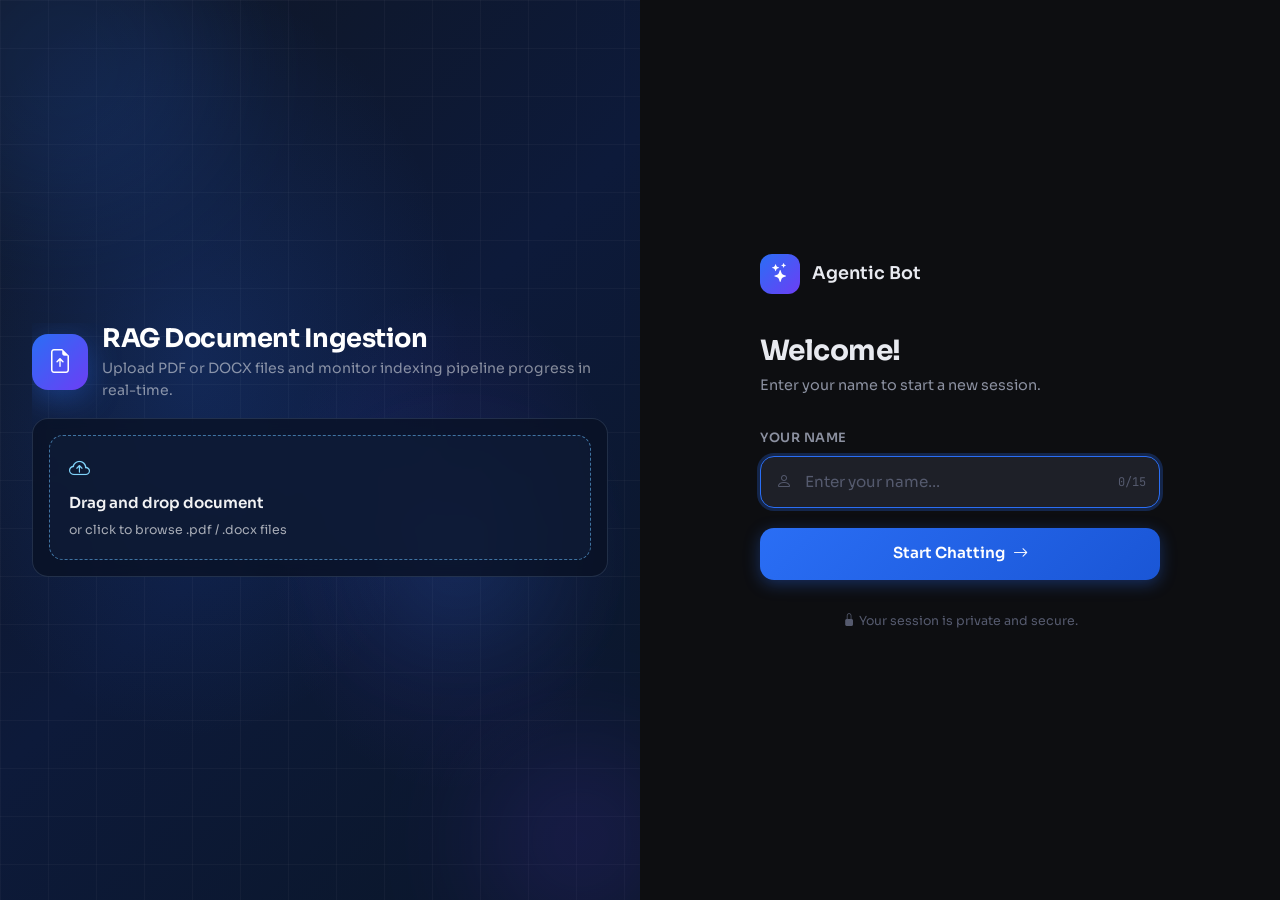
<file: index.html>
<!doctype html>
<html lang="en" data-theme="dark">
  <head>
    <meta charset="UTF-8" />
    <meta name="viewport" content="width=device-width, initial-scale=1.0" />
    <title>Agentic Bot — Welcome</title>

    <!-- Bootstrap 5 -->
    <link
      rel="stylesheet"
      href="https://cdn.jsdelivr.net/npm/bootstrap@5.3.3/dist/css/bootstrap.min.css"
    />
    <!-- Bootstrap Icons -->
    <link
      rel="stylesheet"
      href="https://cdn.jsdelivr.net/npm/bootstrap-icons@1.11.3/font/bootstrap-icons.css"
    />
    <!-- App styles -->
    <link rel="stylesheet" href="assets/css/global.css" />
    <link rel="stylesheet" href="assets/css/login.css" />
  </head>
  <body>
    <!-- Toast container -->
    <div id="toastContainer" aria-live="polite" aria-atomic="true"></div>

    <!-- ── Main layout ─────────────────────────────────────── -->
    <div class="login-page">
      <!-- Left visual panel -->
      <div class="login-visual">
        <div class="visual-grid"></div>
        <div class="blob blob-1"></div>
        <div class="blob blob-2"></div>
        <div class="blob blob-3"></div>

        <div class="visual-content rag-panel">
          <div class="visual-header">
            <div class="visual-logo">
              <i class="bi bi-file-earmark-arrow-up"></i>
            </div>
            <div>
              <h2 class="visual-headline">RAG Document Ingestion</h2>
              <p class="visual-sub">
                Upload PDF or DOCX files and monitor indexing pipeline progress
                in real-time.
              </p>
            </div>
          </div>

          <section class="upload-card" aria-label="Document upload">
            <label id="dropzone" class="dropzone" for="documentInput">
              <i class="bi bi-cloud-arrow-up"></i>
              <span class="drop-title">Drag and drop document</span>
              <span class="drop-sub"
                >or click to browse .pdf / .docx files</span
              >
              <input
                id="documentInput"
                type="file"
                accept=".pdf,.docx,application/pdf,application/vnd.openxmlformats-officedocument.wordprocessingml.document"
                hidden
              />
            </label>

            <p
              id="uploadValidationError"
              class="upload-error d-none"
              role="alert"
            >
              <i class="bi bi-exclamation-circle-fill"></i>
              <span>Only PDF and DOCX files are allowed.</span>
            </p>

            <div
              id="filePreviewCard"
              class="file-preview d-none"
              aria-live="polite"
            >
              <div class="file-meta">
                <p><strong>Name:</strong> <span id="previewName"></span></p>
                <p><strong>Size:</strong> <span id="previewSize"></span></p>
                <!-- <p><strong>Type:</strong> <span id="previewType"></span></p> -->
                <p>
                  <strong>Status:</strong>
                  <span id="previewStatus" class="status-pill status-idle"
                    >Ready</span
                  >
                </p>
              </div>
              <div id="previewPane" class="preview-pane"></div>
              <div class="file-actions">
                <button id="uploadBtn" class="btn-upload" type="button">
                  <span
                    id="uploadBtnSpinner"
                    class="spinner-border spinner-border-sm d-none"
                    role="status"
                    aria-hidden="true"
                  ></span>
                  <span id="uploadBtnText">Upload</span>
                </button>
                <button
                  id="resetUploadBtn"
                  class="btn-reset d-none"
                  type="button"
                >
                  Reset
                </button>
              </div>
            </div>
          </section>

          <section
            id="pipelineSection"
            class="pipeline-card d-none"
            aria-live="polite"
          >
            <div class="pipeline-head">
              <h3>Processing Pipeline</h3>
              <div id="pipelineProgressValue">0%</div>
            </div>
            <div class="progress progress-thin">
              <div
                id="pipelineProgressBar"
                class="progress-bar progress-bar-striped progress-bar-animated"
                role="progressbar"
                style="width: 0%"
              ></div>
            </div>
            <ul id="pipelineSteps" class="pipeline-steps"></ul>
          </section>

          <section id="metadataSection" class="pipeline-card d-none">
            <h3>Document Metadata</h3>
            <div id="metadataGrid" class="metadata-grid"></div>
          </section>

          <section id="matrixSection" class="pipeline-card d-none">
            <h3>Chunk Similarity Matrix</h3>
            <div class="table-responsive matrix-wrap">
              <table
                id="matrixTable"
                class="table table-dark table-hover align-middle mb-0"
              ></table>
            </div>
          </section>
        </div>
      </div>

      <!-- Right form panel -->
      <div class="login-form-panel">
        <div class="login-card">
          <!-- Brand -->
          <div class="login-brand">
            <div class="brand-icon"><i class="bi bi-stars"></i></div>
            <span class="brand-name">Agentic Bot</span>
          </div>

          <!-- Heading -->
          <h1 class="login-title">Welcome!</h1>
          <p class="login-subtitle">Enter your name to start a new session.</p>

          <!-- Form -->
          <form id="sessionForm" novalidate>
            <label for="sessionName" class="form-label-custom">Your Name</label>
            <div class="input-wrapper">
              <i class="bi bi-person input-icon"></i>
              <input
                type="text"
                id="sessionName"
                class="form-control-custom"
                placeholder="Enter your name…"
                maxlength="15"
                autocomplete="off"
                autofocus
                required
              />
              <span class="char-counter" id="charCount">0/15</span>
            </div>

            <!-- Error message -->
            <div id="errorMessage" class="error-msg d-none">
              <i class="bi bi-exclamation-circle-fill"></i>
              <span></span>
            </div>

            <!-- Submit -->
            <button type="submit" class="btn-primary-custom" id="submitBtn">
              <span
                class="spinner-border spinner-border-sm d-none"
                id="btnSpinner"
                role="status"
                aria-hidden="true"
              ></span>
              <span id="btnText">Start Chatting</span>
              <i class="bi bi-arrow-right" id="btnArrow"></i>
            </button>
          </form>

          <p class="login-footer">
            <i class="bi bi-lock-fill me-1"></i>Your session is private and
            secure.
          </p>
        </div>
      </div>
    </div>

    <!-- Bootstrap JS -->
    <script src="https://cdn.jsdelivr.net/npm/bootstrap@5.3.3/dist/js/bootstrap.bundle.min.js"></script>
    <!-- Session logic (ES module) -->
    <script type="module" src="assets/js/session.js"></script>
    <script type="module" src="assets/js/upload-panel.js"></script>
  </body>
</html>
</file>
<file: assets/css/global.css>
/* =============================================
   global.css — shared tokens & base styles
   ============================================= */

@import url("https://fonts.googleapis.com/css2?family=Sora:wght@300;400;500;600;700&family=JetBrains+Mono:wght@400;500&display=swap");

/* ── Design tokens ───────────────────────────────────────── */
:root,
[data-theme="dark"] {
  /* surfaces */
  --bg-page:        #0d0e11;
  --bg-sidebar:     #111216;
  --bg-main:        #16181d;
  --bg-input:       #1e2028;
  --bg-bubble-user: #2a6ef5;
  --bg-bubble-ai:   #1e2028;
  --bg-card:        #1a1c23;
  --bg-hover:       #23262f;

  /* borders */
  --border-subtle:  rgba(255,255,255,.07);
  --border-focus:   #2a6ef5;

  /* text */
  --text-primary:   #e8eaf0;
  --text-secondary: #8b90a0;
  --text-muted:     #555a6e;
  --text-accent:    #2a6ef5;
  --text-on-accent: #ffffff;

  /* status */
  --color-success:  #22c55e;
  --color-danger:   #ef4444;
  --color-warning:  #f59e0b;
  --color-info:     #38bdf8;

  /* misc */
  --radius-sm:      8px;
  --radius-md:      14px;
  --radius-lg:      20px;
  --radius-xl:      28px;
  --shadow-card:    0 4px 24px rgba(0,0,0,.5);
  --shadow-input:   0 0 0 3px rgba(42,110,245,.25);
  --font-sans:      "Sora", sans-serif;
  --font-mono:      "JetBrains Mono", monospace;
  --transition:     0.2s ease;
}

[data-theme="light"] {
  --bg-page:        #f4f5f8;
  --bg-sidebar:     #ffffff;
  --bg-main:        #f9fafb;
  --bg-input:       #ffffff;
  --bg-bubble-user: #2a6ef5;
  --bg-bubble-ai:   #ffffff;
  --bg-card:        #ffffff;
  --bg-hover:       #f1f3f8;

  --border-subtle:  rgba(0,0,0,.08);
  --border-focus:   #2a6ef5;

  --text-primary:   #111318;
  --text-secondary: #555a6e;
  --text-muted:     #9aa0b3;
  --text-accent:    #2a6ef5;
  --text-on-accent: #ffffff;

  --shadow-card:    0 4px 24px rgba(0,0,0,.1);
  --shadow-input:   0 0 0 3px rgba(42,110,245,.2);
}

/* ── Base reset ─────────────────────────────────────────── */
*, *::before, *::after { box-sizing: border-box; margin: 0; padding: 0; }

html { scroll-behavior: smooth; }

body {
  font-family: var(--font-sans);
  background-color: var(--bg-page);
  color: var(--text-primary);
  min-height: 100vh;
  -webkit-font-smoothing: antialiased;
  transition: background-color var(--transition), color var(--transition);
}

a { color: var(--text-accent); text-decoration: none; }
a:hover { text-decoration: underline; }

/* ── Custom scrollbar ───────────────────────────────────── */
::-webkit-scrollbar        { width: 5px; height: 5px; }
::-webkit-scrollbar-track  { background: transparent; }
::-webkit-scrollbar-thumb  { background: var(--text-muted); border-radius: 99px; }
::-webkit-scrollbar-thumb:hover { background: var(--text-secondary); }

/* ── Toast container ────────────────────────────────────── */
#toastContainer {
  position: fixed;
  bottom: 1.5rem;
  right: 1.5rem;
  z-index: 9999;
  display: flex;
  flex-direction: column;
  gap: .5rem;
  min-width: 280px;
}

.toast {
  background: var(--bg-card);
  border: 1px solid var(--border-subtle);
  color: var(--text-primary);
  border-radius: var(--radius-md);
  box-shadow: var(--shadow-card);
}
.toast .btn-close-white { filter: invert(1) grayscale(1) opacity(0.5); }
[data-theme="light"] .toast .btn-close-white { filter: none; }

.toast-success { border-left: 3px solid var(--color-success); }
.toast-danger  { border-left: 3px solid var(--color-danger);  }
.toast-warning { border-left: 3px solid var(--color-warning); }
.toast-info    { border-left: 3px solid var(--color-info);    }

/* ── Utility ────────────────────────────────────────────── */
.highlight { color: var(--text-accent); }
</file>
<file: assets/css/login.css>
/* =============================================
   login.css — session creation page styles
   ============================================= */

/* ── Page layout ────────────────────────────────────────── */
.login-page {
  min-height: 100vh;
  display: grid;
  grid-template-columns: 1fr 1fr;
}

@media (max-width: 768px) {
  .login-page { grid-template-columns: 1fr; }
  .login-visual { min-height: 68vh; padding: 1.5rem; }
}

/* ── Visual panel (left) ────────────────────────────────── */
.login-visual {
  background: linear-gradient(135deg, #0f1623 0%, #0d1a3a 50%, #0a1628 100%);
  position: relative;
  overflow: hidden;
  display: flex;
  flex-direction: column;
  align-items: stretch;
  justify-content: center;
  padding: 2rem;
}

.login-visual::before {
  content: "";
  position: absolute;
  inset: 0;
  background:
    radial-gradient(ellipse 60% 60% at 30% 40%, rgba(42,110,245,.18) 0%, transparent 70%),
    radial-gradient(ellipse 40% 40% at 70% 60%, rgba(108,62,245,.12) 0%, transparent 70%);
}

.visual-grid {
  position: absolute;
  inset: 0;
  background-image:
    linear-gradient(rgba(255,255,255,.03) 1px, transparent 1px),
    linear-gradient(90deg, rgba(255,255,255,.03) 1px, transparent 1px);
  background-size: 48px 48px;
}

.visual-content {
  position: relative;
  text-align: left;
  color: #fff;
  width: min(100%, 760px);
  max-height: calc(100vh - 4rem);
  overflow: auto;
  scrollbar-width: thin;
}

.visual-header {
  display: flex;
  align-items: center;
  gap: .9rem;
  margin-bottom: 1rem;
}

.visual-logo {
  width: 56px;
  height: 56px;
  background: linear-gradient(135deg, #2a6ef5, #6c3ef5);
  border-radius: 16px;
  display: flex;
  align-items: center;
  justify-content: center;
  font-size: 1.5rem;
  flex: 0 0 auto;
  box-shadow: 0 8px 32px rgba(42,110,245,.4);
}

.visual-headline {
  font-size: clamp(1.25rem, 2vw, 1.8rem);
  font-weight: 700;
  line-height: 1.2;
  margin-bottom: .2rem;
  letter-spacing: -.02em;
}

.visual-sub {
  font-size: .88rem;
  color: rgba(255,255,255,.5);
  max-width: 520px;
  margin: 0;
  line-height: 1.6;
}

.upload-card,
.pipeline-card {
  background: rgba(8, 16, 35, .75);
  border: 1px solid rgba(132, 159, 201, .2);
  border-radius: 16px;
  padding: 1rem;
  backdrop-filter: blur(6px);
  margin-top: .9rem;
}

.dropzone {
  border: 1.5px dashed rgba(99, 179, 237, .6);
  border-radius: 14px;
  padding: 1.2rem;
  background: rgba(20, 37, 68, .4);
  display: flex;
  flex-direction: column;
  align-items: flex-start;
  gap: .4rem;
  cursor: pointer;
  transition: border-color var(--transition), background var(--transition), transform var(--transition);
}

.dropzone i {
  font-size: 1.3rem;
  color: #81d4fa;
}

.dropzone:hover,
.dropzone.is-dragging {
  border-color: #57b3f3;
  background: rgba(28, 54, 100, .55);
  transform: translateY(-1px);
}

.drop-title {
  font-size: .95rem;
  font-weight: 600;
  color: rgba(255, 255, 255, .95);
}

.drop-sub {
  font-size: .78rem;
  color: rgba(255, 255, 255, .64);
}

.upload-error {
  margin-top: .75rem;
  margin-bottom: 0;
  border-radius: 10px;
  border: 1px solid rgba(239,68,68,.25);
  background: rgba(239,68,68,.12);
  padding: .58rem .72rem;
  font-size: .82rem;
  color: #fca5a5;
  display: flex;
  align-items: center;
  gap: .5rem;
}

.file-preview {
  margin-top: .95rem;
  border: 1px solid rgba(148, 163, 184, .22);
  border-radius: 12px;
  background: rgba(11, 25, 50, .75);
  padding: .8rem;
}

.file-meta p {
  margin-bottom: .35rem;
  font-size: .78rem;
  color: rgba(235, 247, 255, .9);
}

.status-pill {
  display: inline-flex;
  align-items: center;
  border-radius: 999px;
  padding: .1rem .45rem;
  font-size: .72rem;
  font-weight: 600;
}

.status-idle { color: #93c5fd; background: rgba(59,130,246,.2); }
.status-running { color: #facc15; background: rgba(234,179,8,.18); }
.status-success { color: #86efac; background: rgba(34,197,94,.2); }
.status-error { color: #fda4af; background: rgba(239,68,68,.22); }

.preview-pane {
  margin: .7rem 0;
  min-height: 120px;
  border: 1px solid rgba(148, 163, 184, .2);
  border-radius: 10px;
  background: rgba(15, 23, 42, .9);
  display: grid;
  place-items: center;
  color: rgba(226, 232, 240, .9);
}

.preview-pane iframe,
.preview-pane embed {
  width: 100%;
  min-height: 220px;
  border: 0;
  border-radius: 10px;
}

.btn-upload {
  width: 100%;
  border: 0;
  border-radius: 10px;
  background: linear-gradient(135deg, #22c55e, #16a34a);
  color: #f8fafc;
  font-weight: 700;
  padding: .6rem .85rem;
  transition: transform var(--transition), box-shadow var(--transition), opacity var(--transition);
  box-shadow: 0 6px 16px rgba(34,197,94,.3);
}

.btn-upload:hover:not(:disabled) {
  transform: translateY(-1px);
}

.btn-upload:disabled {
  opacity: .6;
  cursor: not-allowed;
}

.file-actions {
  display: grid;
  grid-template-columns: 1fr;
  gap: .55rem;
}

.btn-reset {
  width: 100%;
  border: 1px solid rgba(148,163,184,.35);
  border-radius: 10px;
  background: rgba(15,23,42,.75);
  color: #e2e8f0;
  font-weight: 600;
  padding: .52rem .75rem;
  transition: background var(--transition), border-color var(--transition);
}

.btn-reset:hover {
  background: rgba(30,41,59,.85);
  border-color: rgba(148,163,184,.7);
}

.pipeline-head {
  display: flex;
  justify-content: space-between;
  align-items: center;
  margin-bottom: .6rem;
}

.pipeline-head h3,
.pipeline-card h3 {
  margin: 0;
  font-size: .95rem;
  color: #dbeafe;
}

#pipelineProgressValue {
  font-family: var(--font-mono);
  font-size: .82rem;
  color: #93c5fd;
}

.progress-thin {
  height: 7px;
  margin-bottom: .75rem;
}

.pipeline-steps {
  list-style: none;
  margin: 0;
  padding: 0;
  display: grid;
  gap: .45rem;
}

.pipeline-step {
  display: flex;
  align-items: center;
  gap: .55rem;
  font-size: .8rem;
  color: rgba(226, 232, 240, .9);
  opacity: .7;
}

.pipeline-step i {
  font-size: .9rem;
}

.pipeline-step.active {
  opacity: 1;
  color: #fef9c3;
}

.pipeline-step.done {
  opacity: 1;
  color: #bbf7d0;
}

.pipeline-step.error {
  opacity: 1;
  color: #fecaca;
}

.metadata-grid {
  display: grid;
  grid-template-columns: repeat(2, minmax(0, 1fr));
  gap: .6rem .75rem;
}

.meta-item {
  background: rgba(15,23,42,.7);
  border: 1px solid rgba(148,163,184,.2);
  border-radius: 10px;
  padding: .52rem .6rem;
}

.meta-item .meta-label {
  font-size: .72rem;
  color: rgba(148,163,184,.95);
}

.meta-item .meta-value {
  font-size: .8rem;
  color: rgba(241,245,249,1);
}

.matrix-wrap {
  border: 1px solid rgba(148,163,184,.2);
  border-radius: 10px;
  overflow: auto;
}

#matrixTable th,
#matrixTable td {
  font-size: .75rem;
  white-space: nowrap;
}

@media (max-width: 992px) {
  .metadata-grid {
    grid-template-columns: 1fr;
  }
}

/* Floating blobs animation */
.blob {
  position: absolute;
  border-radius: 50%;
  filter: blur(60px);
  opacity: .15;
  animation: floatBlob 8s ease-in-out infinite;
}
.blob-1 { width:300px; height:300px; background:#2a6ef5; top:-80px; left:-80px; animation-delay:0s; }
.blob-2 { width:200px; height:200px; background:#6c3ef5; bottom:-40px; right:-40px; animation-delay:3s; }
.blob-3 { width:150px; height:150px; background:#0ea5e9; bottom:30%; left:60%; animation-delay:5s; }

@keyframes floatBlob {
  0%, 100% { transform: translate(0,0) scale(1); }
  50%       { transform: translate(20px,20px) scale(1.1); }
}

/* ── Form panel (right) ─────────────────────────────────── */
.login-form-panel {
  display: flex;
  align-items: center;
  justify-content: center;
  padding: 3rem 2rem;
  background: var(--bg-page);
}

.login-card {
  width: 100%;
  max-width: 400px;
}

.login-brand {
  display: flex;
  align-items: center;
  gap: .75rem;
  margin-bottom: 2.5rem;
}

.brand-icon {
  width: 40px;
  height: 40px;
  background: linear-gradient(135deg, #2a6ef5, #6c3ef5);
  border-radius: 12px;
  display: flex;
  align-items: center;
  justify-content: center;
  font-size: 1.2rem;
  color: #fff;
}

.brand-name {
  font-size: 1.1rem;
  font-weight: 600;
  color: var(--text-primary);
}

.login-title {
  font-size: 1.75rem;
  font-weight: 700;
  letter-spacing: -.02em;
  color: var(--text-primary);
  margin-bottom: .5rem;
}

.login-subtitle {
  font-size: .9rem;
  color: var(--text-secondary);
  margin-bottom: 2rem;
}

/* ── Form controls ──────────────────────────────────────── */
.form-label-custom {
  font-size: .8rem;
  font-weight: 600;
  letter-spacing: .04em;
  text-transform: uppercase;
  color: var(--text-secondary);
  margin-bottom: .5rem;
  display: block;
}

.input-wrapper {
  position: relative;
}

.input-icon {
  position: absolute;
  left: 1rem;
  top: 50%;
  transform: translateY(-50%);
  color: var(--text-muted);
  font-size: 1rem;
  pointer-events: none;
}

.form-control-custom {
  width: 100%;
  padding: .85rem 1rem .85rem 2.75rem;
  background: var(--bg-input);
  border: 1.5px solid var(--border-subtle);
  border-radius: var(--radius-md);
  color: var(--text-primary);
  font-family: var(--font-sans);
  font-size: .95rem;
  transition: border-color var(--transition), box-shadow var(--transition);
  outline: none;
}

.form-control-custom::placeholder { color: var(--text-muted); }

.form-control-custom:focus {
  border-color: var(--border-focus);
  box-shadow: var(--shadow-input);
}

.char-counter {
  position: absolute;
  right: .85rem;
  top: 50%;
  transform: translateY(-50%);
  font-size: .75rem;
  color: var(--text-muted);
  font-family: var(--font-mono);
}

/* ── Submit button ──────────────────────────────────────── */
.btn-primary-custom {
  width: 100%;
  padding: .9rem;
  background: linear-gradient(135deg, #2a6ef5, #1a56d6);
  border: none;
  border-radius: var(--radius-md);
  color: #fff;
  font-family: var(--font-sans);
  font-size: .95rem;
  font-weight: 600;
  cursor: pointer;
  display: flex;
  align-items: center;
  justify-content: center;
  gap: .5rem;
  transition: transform var(--transition), box-shadow var(--transition), opacity var(--transition);
  box-shadow: 0 4px 16px rgba(42,110,245,.35);
  margin-top: 1.25rem;
}

.btn-primary-custom:hover:not(:disabled) {
  transform: translateY(-1px);
  box-shadow: 0 6px 24px rgba(42,110,245,.5);
}

.btn-primary-custom:active:not(:disabled) {
  transform: translateY(0);
}

.btn-primary-custom:disabled {
  opacity: .65;
  cursor: not-allowed;
}

/* ── Error message ──────────────────────────────────────── */
.error-msg {
  font-size: .82rem;
  color: var(--color-danger);
  background: rgba(239,68,68,.1);
  border: 1px solid rgba(239,68,68,.2);
  border-radius: var(--radius-sm);
  padding: .6rem .9rem;
  margin-top: .75rem;
  display: flex;
  align-items: center;
  gap: .5rem;
}

/* ── Footer note ────────────────────────────────────────── */
.login-footer {
  margin-top: 2rem;
  text-align: center;
  font-size: .78rem;
  color: var(--text-muted);
}
</file>
<file: assets/css/chat.css>
/* =============================================
   chat.css — chat interface styles
   ============================================= */

/* ── Layout shell ───────────────────────────────────────── */
.chat-layout {
  display: flex;
  height: 100vh;
  overflow: hidden;
}

/* ── Sidebar ────────────────────────────────────────────── */
.sidebar {
  width: 260px;
  flex-shrink: 0;
  background: var(--bg-sidebar);
  border-right: 1px solid var(--border-subtle);
  display: flex;
  flex-direction: column;
  transition: transform var(--transition);
}

.sidebar-header {
  padding: 1.25rem 1rem;
  border-bottom: 1px solid var(--border-subtle);
  display: flex;
  align-items: center;
  gap: .75rem;
}

.sidebar-logo {
  width: 36px;
  height: 36px;
  background: linear-gradient(135deg, #2a6ef5, #6c3ef5);
  border-radius: 10px;
  display: flex;
  align-items: center;
  justify-content: center;
  font-size: 1rem;
  color: #fff;
  flex-shrink: 0;
}

.sidebar-title {
  font-size: .95rem;
  font-weight: 600;
  color: var(--text-primary);
  white-space: nowrap;
  overflow: hidden;
  text-overflow: ellipsis;
}

.sidebar-body { flex: 1; padding: 1rem; overflow-y: auto; }

.sidebar-section-label {
  font-size: .7rem;
  font-weight: 600;
  letter-spacing: .06em;
  text-transform: uppercase;
  color: var(--text-muted);
  padding: .25rem .5rem .5rem;
}

.sidebar-item {
  display: flex;
  align-items: center;
  gap: .6rem;
  padding: .6rem .75rem;
  border-radius: var(--radius-sm);
  cursor: pointer;
  color: var(--text-secondary);
  font-size: .88rem;
  transition: background var(--transition), color var(--transition);
  border: none;
  background: none;
  width: 100%;
  text-align: left;
}

.sidebar-item:hover { background: var(--bg-hover); color: var(--text-primary); }
.sidebar-item.active { background: rgba(42,110,245,.12); color: var(--text-accent); }

.sidebar-footer {
  padding: 1rem;
  border-top: 1px solid var(--border-subtle);
}

.user-info {
  display: flex;
  align-items: center;
  gap: .75rem;
}

.user-avatar {
  width: 36px;
  height: 36px;
  background: linear-gradient(135deg, #2a6ef5, #6c3ef5);
  border-radius: 50%;
  display: flex;
  align-items: center;
  justify-content: center;
  font-size: .85rem;
  color: #fff;
  font-weight: 600;
  flex-shrink: 0;
}

.user-name {
  font-size: .88rem;
  font-weight: 500;
  color: var(--text-primary);
  flex: 1;
  overflow: hidden;
  text-overflow: ellipsis;
  white-space: nowrap;
}

.sidebar-action-btn {
  width: 32px;
  height: 32px;
  border: none;
  background: none;
  border-radius: var(--radius-sm);
  color: var(--text-muted);
  cursor: pointer;
  display: flex;
  align-items: center;
  justify-content: center;
  transition: background var(--transition), color var(--transition);
  flex-shrink: 0;
}
.sidebar-action-btn:hover { background: var(--bg-hover); color: var(--color-danger); }

/* Mobile sidebar */
@media (max-width: 768px) {
  .sidebar {
    position: fixed;
    inset: 0 auto 0 0;
    z-index: 1050;
    transform: translateX(-100%);
    width: 280px;
  }
  .sidebar.sidebar-open { transform: translateX(0); }
}

/* ── Main chat area ─────────────────────────────────────── */
.chat-main {
  flex: 1;
  display: flex;
  flex-direction: column;
  overflow: hidden;
  background: var(--bg-main);
}

/* ── Top navbar ─────────────────────────────────────────── */
.chat-navbar {
  height: 56px;
  padding: 0 1.25rem;
  border-bottom: 1px solid var(--border-subtle);
  display: flex;
  align-items: center;
  gap: .75rem;
  background: var(--bg-main);
  flex-shrink: 0;
}

.navbar-icon-btn {
  width: 36px;
  height: 36px;
  border: none;
  background: none;
  border-radius: var(--radius-sm);
  color: var(--text-secondary);
  cursor: pointer;
  display: flex;
  align-items: center;
  justify-content: center;
  transition: background var(--transition), color var(--transition);
}
.navbar-icon-btn:hover { background: var(--bg-hover); color: var(--text-primary); }

.navbar-title {
  font-size: .95rem;
  font-weight: 600;
  color: var(--text-primary);
  flex: 1;
}

/* ── Messages container ─────────────────────────────────── */
.messages-container {
  flex: 1;
  overflow-y: auto;
  padding: 1.5rem 1rem 1rem;
  display: flex;
  flex-direction: column;
  gap: 1.25rem;
}

/* ── Welcome screen ─────────────────────────────────────── */
.welcome-screen {
  flex: 1;
  display: flex;
  flex-direction: column;
  align-items: center;
  justify-content: center;
  text-align: center;
  padding: 2rem 1rem;
  max-width: 680px;
  margin: 0 auto;
  width: 100%;
}

.welcome-logo {
  width: 68px;
  height: 68px;
  background: linear-gradient(135deg, #2a6ef5, #6c3ef5);
  border-radius: 22px;
  display: flex;
  align-items: center;
  justify-content: center;
  font-size: 1.8rem;
  color: #fff;
  margin-bottom: 1.25rem;
  box-shadow: 0 8px 32px rgba(42,110,245,.3);
  animation: popIn .4s cubic-bezier(.34,1.56,.64,1) both;
}

.welcome-title {
  font-size: clamp(1.4rem, 3vw, 2rem);
  font-weight: 700;
  letter-spacing: -.02em;
  color: var(--text-primary);
  margin-bottom: .5rem;
  animation: fadeUp .4s ease .1s both;
}

.welcome-subtitle {
  color: var(--text-secondary);
  font-size: .95rem;
  margin-bottom: 2rem;
  animation: fadeUp .4s ease .15s both;
}

.suggestion-grid {
  display: grid;
  grid-template-columns: repeat(2, 1fr);
  gap: .75rem;
  width: 100%;
  animation: fadeUp .4s ease .2s both;
}

@media (max-width: 480px) { .suggestion-grid { grid-template-columns: 1fr; } }

.suggestion-card {
  background: var(--bg-card);
  border: 1px solid var(--border-subtle);
  border-radius: var(--radius-md);
  padding: .9rem 1rem;
  text-align: left;
  cursor: pointer;
  display: flex;
  align-items: flex-start;
  gap: .75rem;
  transition: background var(--transition), border-color var(--transition), transform var(--transition);
  color: var(--text-primary);
  font-family: var(--font-sans);
  font-size: .85rem;
  line-height: 1.4;
}

.suggestion-card i { font-size: 1rem; color: var(--text-accent); flex-shrink: 0; margin-top: 1px; }
.suggestion-card:hover { background: var(--bg-hover); border-color: rgba(42,110,245,.3); transform: translateY(-2px); }

/* ── Message wrappers ───────────────────────────────────── */
.message-wrapper {
  display: flex;
  align-items: flex-start;
  gap: .75rem;
  max-width: 780px;
  width: 100%;
  animation: fadeUp .25s ease both;
}

.user-wrapper {
  align-self: flex-end;
  flex-direction: row-reverse;
  margin-left: auto;
}

.assistant-wrapper {
  align-self: flex-start;
}

/* ── Bubbles ────────────────────────────────────────────── */
.message-bubble {
  padding: .8rem 1.1rem;
  border-radius: var(--radius-lg);
  line-height: 1.65;
  font-size: .92rem;
  max-width: 100%;
  word-break: break-word;
}

.user-bubble {
  background: var(--bg-bubble-user);
  color: #fff;
  border-bottom-right-radius: 4px;
}

.assistant-bubble {
  background: var(--bg-bubble-ai);
  color: var(--text-primary);
  border: 1px solid var(--border-subtle);
  border-bottom-left-radius: 4px;
  flex: 1;
}

.error-bubble { border-color: rgba(239,68,68,.3); }

/* ── Assistant avatar ───────────────────────────────────── */
.assistant-avatar {
  width: 34px;
  height: 34px;
  border-radius: 10px;
  background: linear-gradient(135deg, #2a6ef5, #6c3ef5);
  display: flex;
  align-items: center;
  justify-content: center;
  font-size: .9rem;
  color: #fff;
  flex-shrink: 0;
  margin-top: 2px;
}

.error-avatar { background: linear-gradient(135deg, #ef4444, #dc2626); }

/* ── Message action buttons ─────────────────────────────── */
.message-actions {
  display: flex;
  gap: .25rem;
  margin-top: .6rem;
  opacity: 0;
  transition: opacity var(--transition);
}

.assistant-bubble:hover .message-actions { opacity: 1; }

.action-btn {
  border: none;
  background: var(--bg-hover);
  border-radius: var(--radius-sm);
  padding: .25rem .5rem;
  font-size: .8rem;
  color: var(--text-muted);
  cursor: pointer;
  transition: background var(--transition), color var(--transition);
  display: flex;
  align-items: center;
  gap: .3rem;
}
.action-btn:hover { background: var(--border-subtle); color: var(--text-primary); }

/* ── Typing indicator ───────────────────────────────────── */
.typing-bubble { padding: .75rem 1rem; }
.typing-bubble .dot {
  display: inline-block;
  width: 7px;
  height: 7px;
  border-radius: 50%;
  background: var(--text-muted);
  margin: 0 2px;
  animation: dotBounce 1.4s infinite ease-in-out;
}
.typing-bubble .dot:nth-child(1) { animation-delay: 0s; }
.typing-bubble .dot:nth-child(2) { animation-delay: .2s; }
.typing-bubble .dot:nth-child(3) { animation-delay: .4s; }

@keyframes dotBounce {
  0%, 80%, 100% { transform: translateY(0); opacity: .5; }
  40%           { transform: translateY(-8px); opacity: 1; }
}

/* ── Code blocks ────────────────────────────────────────── */
.code-block-wrapper {
  border-radius: var(--radius-sm);
  overflow: hidden;
  border: 1px solid var(--border-subtle);
  margin: .75rem 0;
  font-family: var(--font-mono);
}

.code-block-header {
  background: rgba(0,0,0,.25);
  padding: .4rem .75rem;
  display: flex;
  align-items: center;
  justify-content: space-between;
  font-size: .75rem;
}

.code-lang { color: var(--text-muted); }

.copy-code-btn {
  border: none;
  background: none;
  color: var(--text-muted);
  cursor: pointer;
  font-size: .8rem;
  padding: .2rem .4rem;
  border-radius: 4px;
  transition: color var(--transition);
}
.copy-code-btn:hover { color: var(--text-primary); }

.code-block-wrapper pre {
  margin: 0;
  padding: .9rem .85rem;
  background: rgba(0,0,0,.2);
  overflow-x: auto;
  font-size: .83rem;
  line-height: 1.65;
  color: var(--text-primary);
}

.inline-code {
  background: rgba(0,0,0,.2);
  border: 1px solid var(--border-subtle);
  border-radius: 4px;
  padding: .1em .4em;
  font-family: var(--font-mono);
  font-size: .85em;
  color: var(--text-primary);
}

/* ── Input area ─────────────────────────────────────────── */
.chat-input-area {
  padding: .75rem 1rem 1rem;
  background: var(--bg-main);
  border-top: 1px solid var(--border-subtle);
  flex-shrink: 0;
}

.input-box {
  background: var(--bg-input);
  border: 1.5px solid var(--border-subtle);
  border-radius: var(--radius-xl);
  padding: .65rem .75rem .65rem 1.1rem;
  display: flex;
  align-items: flex-end;
  gap: .5rem;
  transition: border-color var(--transition), box-shadow var(--transition);
  max-width: 780px;
  margin: 0 auto;
}

.input-box:focus-within {
  border-color: var(--border-focus);
  box-shadow: var(--shadow-input);
}

.chat-textarea {
  flex: 1;
  background: none;
  border: none;
  outline: none;
  resize: none;
  color: var(--text-primary);
  font-family: var(--font-sans);
  font-size: .93rem;
  line-height: 1.6;
  min-height: 24px;
  max-height: 160px;
  padding: .2rem 0;
  overflow-y: auto;
}

.chat-textarea::placeholder { color: var(--text-muted); }

.input-btn {
  width: 36px;
  height: 36px;
  border: none;
  border-radius: 50%;
  display: flex;
  align-items: center;
  justify-content: center;
  cursor: pointer;
  flex-shrink: 0;
  transition: background var(--transition), color var(--transition), transform var(--transition);
  font-size: .95rem;
}

.send-btn {
  background: var(--text-accent);
  color: #fff;
}
.send-btn:hover:not(:disabled) { background: #1a56d6; transform: scale(1.08); }
.send-btn:disabled { opacity: .45; cursor: not-allowed; transform: none; }

.voice-btn {
  background: var(--bg-hover);
  color: var(--text-secondary);
}
.voice-btn:hover { background: var(--border-subtle); color: var(--text-primary); }
.voice-btn.listening { background: rgba(239,68,68,.15); color: var(--color-danger); animation: pulse 1s infinite; }

.input-hint {
  text-align: center;
  font-size: .72rem;
  color: var(--text-muted);
  margin-top: .5rem;
  max-width: 780px;
  margin-left: auto;
  margin-right: auto;
}

/* ── Animations ─────────────────────────────────────────── */
@keyframes fadeUp {
  from { opacity: 0; transform: translateY(10px); }
  to   { opacity: 1; transform: translateY(0); }
}

@keyframes popIn {
  from { opacity: 0; transform: scale(.7); }
  to   { opacity: 1; transform: scale(1); }
}

@keyframes pulse {
  0%, 100% { box-shadow: 0 0 0 0 rgba(239,68,68,.4); }
  50%       { box-shadow: 0 0 0 8px rgba(239,68,68,0); }
}

/* ── Markdown inline elements ───────────────────────────── */
.message-content ul { padding-left: 1.25rem; margin: .4rem 0; }
.message-content li { margin-bottom: .2rem; }
.message-content strong { font-weight: 600; }
.message-content a { color: var(--text-accent); }
</file>
